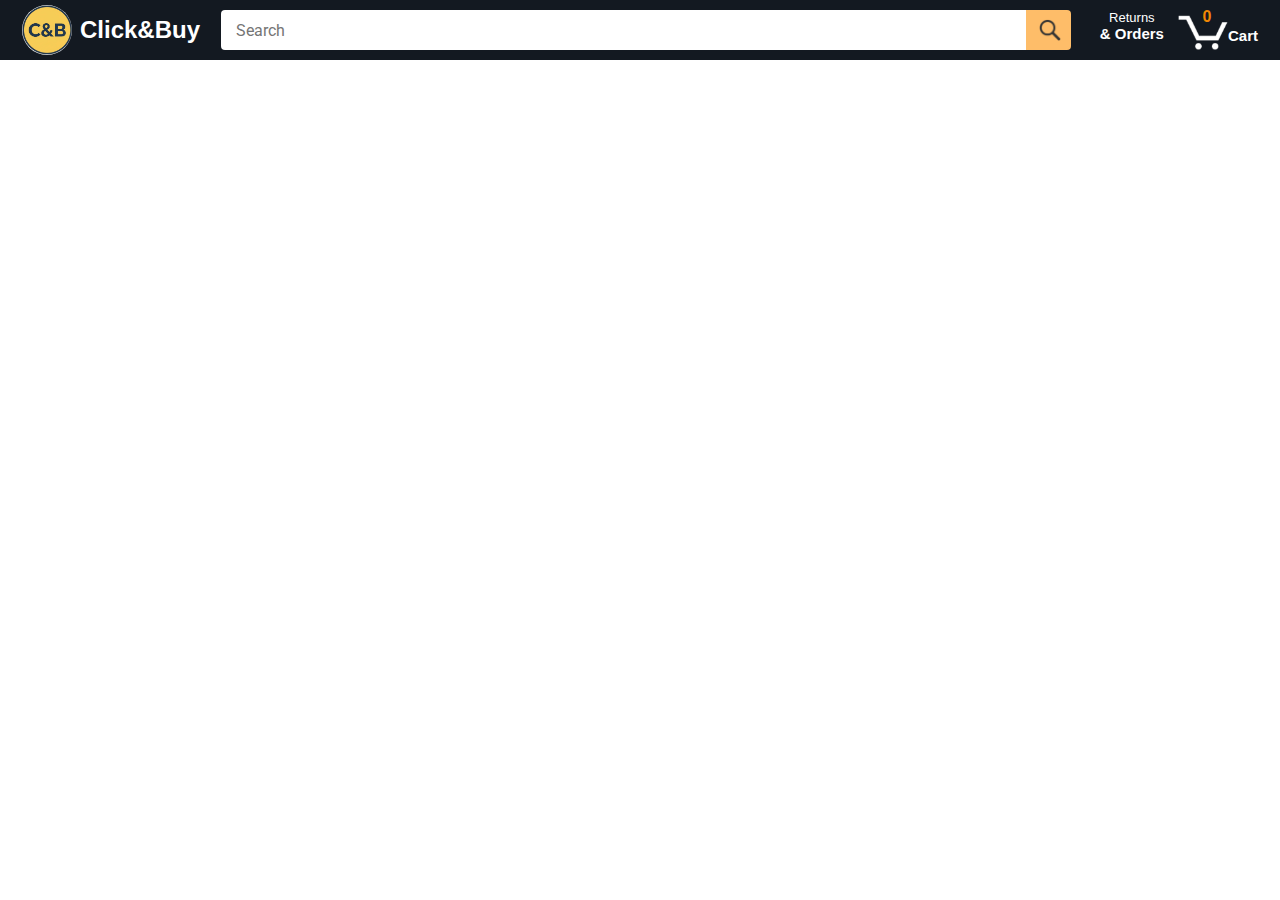
<file: index.html>
<!DOCTYPE html>
<html>
  <head>
    <title>ClickAndBuy Project</title>

    <!-- This code is needed for responsive design to work.
      (Responsive design = make the website look good on
      smaller screen sizes like a phone or a tablet). -->
    <meta name="viewport" content="width=device-width, initial-scale=1">

    <!-- Load a font called Roboto from Google Fonts. -->
    <link rel="preconnect" href="https://fonts.googleapis.com">
    <link rel="preconnect" href="https://fonts.gstatic.com" crossorigin>
    <link href="https://fonts.googleapis.com/css2?family=Roboto:wght@400;500;700&display=swap" rel="stylesheet">

    <!-- Here are the CSS files for this page. -->
    <link rel="stylesheet" href="styles/shared/general.css">
    <link rel="stylesheet" href="styles/shared/cnb-header.css">
    <link rel="stylesheet" href="styles/pages/cnb.css">
  </head>
  <body>
    <div class="cnb-header">
      <div class="cnb-left-section">
        <a href="index.html" class="header-link">
          <img class="app-logo" src="images/app-logo.jpeg" alt="Click&Buy Logo">
          <span class="app-title">Click&Buy</span>
        </a>
      </div>

      <div class="cnb-header-middle-section">
        <input class="search-bar" type="text" placeholder="Search">

        <button class="search-button">
          <img class="search-icon" src="images/icons/search-icon.png">
        </button>
      </div>

      <div class="cnb-header-right-section">
        <a class="orders-link header-link" href="orders.html">
          <span class="returns-text">Returns</span>
          <span class="orders-text">& Orders</span>
        </a>

        <a class="cart-link header-link" href="checkout.html">
          <img class="cart-icon" src="images/icons/cart-icon.png">
          <div class="cart-quantity js-cart-quantity" >0</div>
          <div class="cart-text">Cart</div>
        </a>
      </div>
    </div>
    
    <div class="main">
      <div class="products-grid js-products-grid"></div>
    </div>

    <script type="module" src="scripts/cnb.js"></script>
  </body>
</html>
</file>
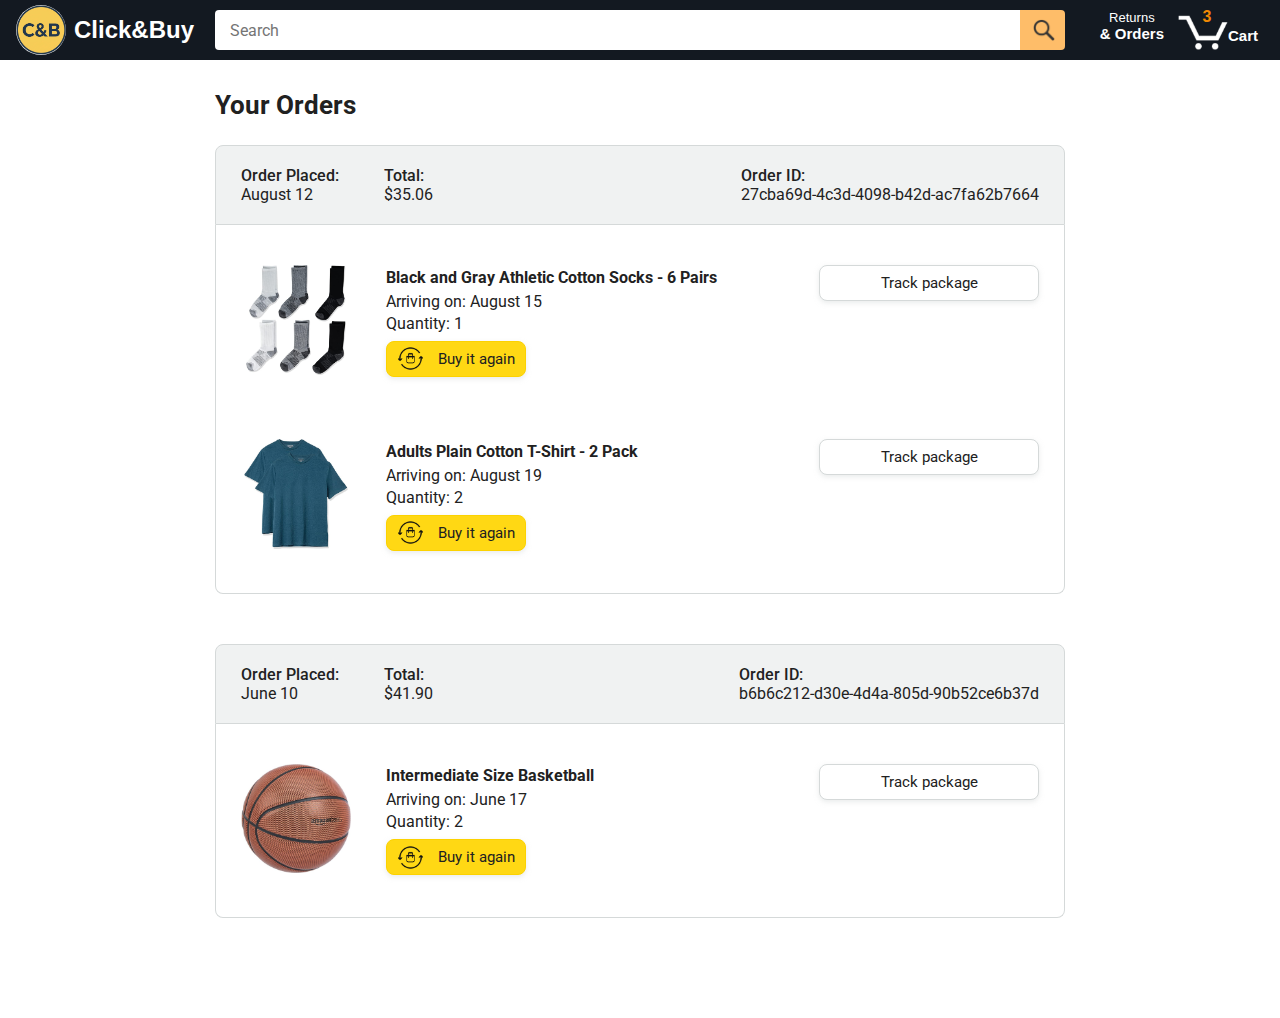
<file: orders.html>
<!DOCTYPE html>
<html>
  <head>
    <title>Orders</title>

    <!-- This code is needed for responsive design to work.
      (Responsive design = make the website look good on
      smaller screen sizes like a phone or a tablet). -->
    <meta name="viewport" content="width=device-width, initial-scale=1">

    <!-- Load a font called Roboto from Google Fonts. -->
    <link rel="preconnect" href="https://fonts.googleapis.com">
    <link rel="preconnect" href="https://fonts.gstatic.com" crossorigin>
    <link href="https://fonts.googleapis.com/css2?family=Roboto:wght@400;500;700&display=swap" rel="stylesheet">

    <!-- Here are the CSS files for this page. -->
    <link rel="stylesheet" href="styles/shared/general.css">
    <link rel="stylesheet" href="styles/shared/cnb-header.css">
    <link rel="stylesheet" href="styles/pages/orders.css">
  </head>
  <body>
    <div class="cnb-header">
      <div class="cnb-header-left-section">
        <a href="index.html" class="header-link">
         <img class="app-logo" src="images/app-logo.jpeg" alt="Click&Buy Logo">
          <span class="app-title">Click&Buy</span>
        </a>
      </div>

      <div class="cnb-header-middle-section">
        <input class="search-bar" type="text" placeholder="Search">

        <button class="search-button">
          <img class="search-icon" src="images/icons/search-icon.png">
        </button>
      </div>

      <div class="cnb-header-right-section">
        <a class="orders-link header-link" href="orders.html">
          <span class="returns-text">Returns</span>
          <span class="orders-text">& Orders</span>
        </a>

        <a class="cart-link header-link" href="checkout.html">
          <img class="cart-icon" src="images/icons/cart-icon.png">
          <div class="cart-quantity">3</div>
          <div class="cart-text">Cart</div>
        </a>
      </div>
    </div>

    <div class="main">
      <div class="page-title">Your Orders</div>

      <div class="orders-grid">
        <div class="order-container">
          
          <div class="order-header">
            <div class="order-header-left-section">
              <div class="order-date">
                <div class="order-header-label">Order Placed:</div>
                <div>August 12</div>
              </div>
              <div class="order-total">
                <div class="order-header-label">Total:</div>
                <div>$35.06</div>
              </div>
            </div>

            <div class="order-header-right-section">
              <div class="order-header-label">Order ID:</div>
              <div>27cba69d-4c3d-4098-b42d-ac7fa62b7664</div>
            </div>
          </div>

          <div class="order-details-grid">
            <div class="product-image-container">
              <img src="images/products/athletic-cotton-socks-6-pairs.jpg">
            </div>

            <div class="product-details">
              <div class="product-name">
                Black and Gray Athletic Cotton Socks - 6 Pairs
              </div>
              <div class="product-delivery-date">
                Arriving on: August 15
              </div>
              <div class="product-quantity">
                Quantity: 1
              </div>
              <button class="buy-again-button button-primary">
                <img class="buy-again-icon" src="images/icons/buy-again.png">
                <span class="buy-again-message">Buy it again</span>
              </button>
            </div>

            <div class="product-actions">
              <a href="tracking.html?orderId=123&productId=456">
                <button class="track-package-button button-secondary">
                  Track package
                </button>
              </a>
            </div>

            <div class="product-image-container">
              <img src="images/products/adults-plain-cotton-tshirt-2-pack-teal.jpg">
            </div>

            <div class="product-details">
              <div class="product-name">
                Adults Plain Cotton T-Shirt - 2 Pack
              </div>
              <div class="product-delivery-date">
                Arriving on: August 19
              </div>
              <div class="product-quantity">
                Quantity: 2
              </div>
              <button class="buy-again-button button-primary">
                <img class="buy-again-icon" src="images/icons/buy-again.png">
                <span class="buy-again-message">Buy it again</span>
              </button>
            </div>

            <div class="product-actions">
              <a href="tracking.html">
                <button class="track-package-button button-secondary">
                  Track package
                </button>
              </a>
            </div>
          </div>
        </div>

        <div class="order-container">

          <div class="order-header">
            <div class="order-header-left-section">
              <div class="order-date">
                <div class="order-header-label">Order Placed:</div>
                <div>June 10</div>
              </div>
              <div class="order-total">
                <div class="order-header-label">Total:</div>
                <div>$41.90</div>
              </div>
            </div>

            <div class="order-header-right-section">
              <div class="order-header-label">Order ID:</div>
              <div>b6b6c212-d30e-4d4a-805d-90b52ce6b37d</div>
            </div>
          </div>

          <div class="order-details-grid">
            <div class="product-image-container">
              <img src="images/products/intermediate-composite-basketball.jpg">
            </div>

            <div class="product-details">
              <div class="product-name">
                Intermediate Size Basketball
              </div>
              <div class="product-delivery-date">
                Arriving on: June 17
              </div>
              <div class="product-quantity">
                Quantity: 2
              </div>
              <button class="buy-again-button button-primary">
                <img class="buy-again-icon" src="images/icons/buy-again.png">
                <span class="buy-again-message">Buy it again</span>
              </button>
            </div>

            <div class="product-actions">
              <a href="tracking.html">
                <button class="track-package-button button-secondary">
                  Track package
                </button>
              </a>
            </div>
          </div>
        </div>
      </div>
    </div>
  </body>
</html>
</file>
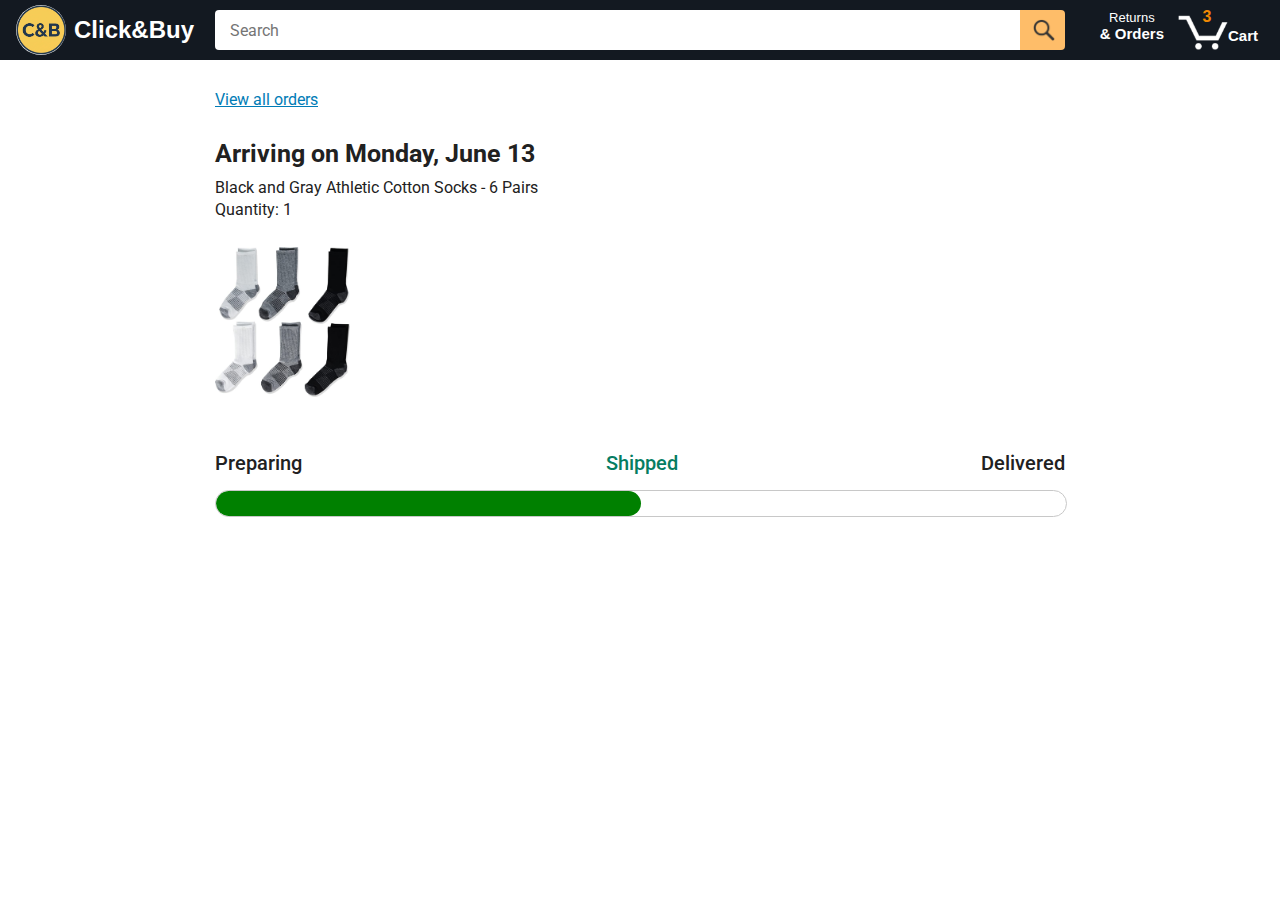
<file: tracking.html>
<!DOCTYPE html>
<html>
  <head>
    <title>Tracking</title>

    <!-- This code is needed for responsive design to work.
      (Responsive design = make the website look good on
      smaller screen sizes like a phone or a tablet). -->
    <meta name="viewport" content="width=device-width, initial-scale=1">

    <!-- Load a font called Roboto from Google Fonts. -->
    <link rel="preconnect" href="https://fonts.googleapis.com">
    <link rel="preconnect" href="https://fonts.gstatic.com" crossorigin>
    <link href="https://fonts.googleapis.com/css2?family=Roboto:wght@400;500;700&display=swap" rel="stylesheet">

    <!-- Here are the CSS files for this page. -->
    <link rel="stylesheet" href="styles/shared/general.css">
    <link rel="stylesheet" href="styles/shared/cnb-header.css">
    <link rel="stylesheet" href="styles/pages/tracking.css">
  </head>
  <body>
    <div class="cnb-header">
      <div class="cnb-header-left-section">
        <a href="index.html" class="header-link">
          <img class="app-logo" src="images/app-logo.jpeg" alt="Click&Buy Logo">
          <span class="app-title">Click&Buy</span>
        </a>
      </div>

      <div class="cnb-header-middle-section">
        <input class="search-bar" type="text" placeholder="Search">

        <button class="search-button">
          <img class="search-icon" src="images/icons/search-icon.png">
        </button>
      </div>

      <div class="cnb-header-right-section">
        <a class="orders-link header-link" href="orders.html">
          <span class="returns-text">Returns</span>
          <span class="orders-text">& Orders</span>
        </a>

        <a class="cart-link header-link" href="checkout.html">
          <img class="cart-icon" src="images/icons/cart-icon.png">
          <div class="cart-quantity">3</div>
          <div class="cart-text">Cart</div>
        </a>
      </div>
    </div>

    <div class="main">
      <div class="order-tracking">
        <a class="back-to-orders-link link-primary" href="orders.html">
          View all orders
        </a>

        <div class="delivery-date">
          Arriving on Monday, June 13
        </div>

        <div class="product-info">
          Black and Gray Athletic Cotton Socks - 6 Pairs
        </div>

        <div class="product-info">
          Quantity: 1
        </div>

        <img class="product-image" src="images/products/athletic-cotton-socks-6-pairs.jpg">

        <div class="progress-labels-container">
          <div class="progress-label">
            Preparing
          </div>
          <div class="progress-label current-status">
            Shipped
          </div>
          <div class="progress-label">
            Delivered
          </div>
        </div>

        <div class="progress-bar-container">
          <div class="progress-bar"></div>
        </div>
      </div>
    </div>

    <script>
      const url = new URL(window.location.href);
      console.log(url.searchParams.get('orderId')); 
      console.log(url.searchParams.get('productId'));
    </script>
  </body>
</html>
</file>
<file: styles/shared/general.css>
body {
  font-family: Roboto, Arial;
  color: rgb(33, 33, 33);
  /* The <body> element has a default margin of 8px
     on all sides. This removes the default margins. */
  margin: 0;
}

/* <p> elements have a default margin on the top
   and bottom. This removes the default margins. */
p {
  margin: 0;
}

button {
  cursor: pointer;
}

select {
  cursor: pointer;
}

input, select, button {
  font-family: Roboto, Arial;
}

.button-primary {
  color: rgb(33, 33, 33);
  background-color: rgb(255, 216, 20);
  border: 1px solid rgb(252, 210, 0);
  border-radius: 8px;
  cursor: pointer;
  box-shadow: 0 2px 5px rgba(213, 217, 217, 0.5);
}

.button-primary:hover {
  background-color: rgb(247, 202, 0);
  border: 1px solid rgb(242, 194, 0);
}

.button-primary:active {
  background: rgb(255, 216, 20);
  border-color: rgb(252, 210, 0);
  box-shadow: none;
}

.button-secondary {
  color: rgb(33, 33, 33);
  background: white;
  border: 1px solid rgb(213, 217, 217);
  border-radius: 8px;
  cursor: pointer;
  box-shadow: 0 2px 5px rgba(213, 217, 217, 0.5);
}

.button-secondary:hover {
  background-color: rgb(247, 250, 250);
}

.button-secondary:active {
  background-color: rgb(237, 253, 255);
  box-shadow: none;
}

/* These styles will limit text to 2 lines. Anything
   beyond 2 lines will be replaced with "..."
   You can find this code by using an A.I. tool or by
   searching in Google.
   https://css-tricks.com/almanac/properties/l/line-clamp/ */
.limit-text-to-2-lines {
  display: -webkit-box;
  -webkit-line-clamp: 2;
  -webkit-box-orient: vertical;
  overflow: hidden;
}

.link-primary {
  color: rgb(1, 124, 182);
  cursor: pointer;
}

.link-primary:hover {
  color: rgb(196, 80, 0);
}

/* Styles for dropdown selectors. */
select {
  color: rgb(33, 33, 33);
  background-color: rgb(240, 240, 240);
  border: 1px solid rgb(213, 217, 217);
  border-radius: 8px;
  padding: 3px 5px;
  font-size: 15px;
  cursor: pointer;
  box-shadow: 0 2px 5px rgba(213, 217, 217, 0.5);
}

select:focus,
input:focus {
  outline: 2px solid rgb(255, 153, 0);
}
</file>
<file: styles/shared/cnb-header.css>
/* Base Styles for the cnb-style header */
.cnb-header {
    background-color: rgb(19, 25, 33);
    color: white;
    padding-left: 15px;
    padding-right: 15px;
    display: flex;
    align-items: center;
    justify-content: space-between;
    position: fixed;
    top: 0;
    left: 0;
    right: 0;
    height: 60px;
    font-family: Arial, sans-serif;
    z-index: 1000;
}

.cnb-header-left-section {
    width: 180px;
    flex-shrink: 0;
    display: flex; /* Ensure this is a flex container */
    align-items: center; /* Center content vertically */
    justify-content: center; /* Center content horizontally within the 180px width */
}

@media (max-width: 800px) {
    .cnb-header-left-section {
        width: unset;
    }
}

/* Flex container for logo and text, responsible for perfect vertical centering */
.header-link {
    display: flex; /* FIX: Use flex to put logo and title side-by-side */
    align-items: center; /* FIX: Vertically centers the logo and title */
    height: 100%;       /* Takes full height of the parent section for centering */
    
    /* Existing styles */
    padding: 6px;
    border-radius: 2px;
    cursor: pointer;
    text-decoration: none;
    border: 1px solid rgba(0, 0, 0, 0);
}

.header-link:hover {
    border: 1px solid white;
}

/* Styles for the Logo Image */
.app-logo {
    /* Removed display: inline; */
    height: 50px; 
    width: 50px; 
    margin-right: 8px; /* Space between logo and text */
    border-radius: 50%; /* Ensures the image is circular */
    object-fit: cover;
    flex-shrink: 0; 
}

/* Styles for the 'Click&Buy' text title */
.app-title {
    /* Removed display: inline; */
    font-size: 24px;
    font-weight: 700;
    color: white;
    white-space: nowrap;
}


/* Middle Section Styles (Original structure) */
.cnb-header-middle-section {
    flex: 1;
    max-width: 850px;
    margin-left: 10px;
    margin-right: 10px;
    display: flex;
}

.search-bar {
    flex: 1;
    width: 0;
    font-size: 16px;
    height: 38px;
    padding-left: 15px;
    border: none;
    border-top-left-radius: 4px;
    border-bottom-left-radius: 4px;
    border-top-right-radius: 0;
    border-bottom-right-radius: 0;
}

.search-button {
    background-color: rgb(254, 189, 105);
    border: none;
    width: 45px;
    height: 40px;
    border-top-right-radius: 4px;
    border-bottom-right-radius: 4px;
    flex-shrink: 0;
}

.search-icon {
    height: 22px;
    margin-left: 2px;
    margin-top: 3px;
}


/* Right Section Styles (Original structure) */
.cnb-header-right-section {
    width: 180px;
    flex-shrink: 0;
    display: flex;
    justify-content: end;
}

.orders-link {
    color: white;
    text-decoration: none;
    padding: 6px;
    border-radius: 2px;
    border: 1px solid rgba(0, 0, 0, 0);
    display: flex;
    flex-direction: column; /* Align sub-texts vertically */
    justify-content: center; /* Center content vertically */
}

.orders-link:hover {
        border: 1px solid white;
}

.returns-text {
    display: block;
    font-size: 13px;
}

.orders-text {
    display: block;
    font-size: 15px;
    font-weight: 700;
}

.cart-link {
    color: white;
    display: flex;
    align-items: center;
    position: relative;
    text-decoration: none;
    padding: 6px;
    border-radius: 2px;
    border: 1px solid rgba(0, 0, 0, 0);
}

.cart-link:hover {
    border: 1px solid white;
}

.cart-icon {
    width: 50px;
    margin-top: 5px; 
}

.cart-text {
    margin-top: 12px;
    font-size: 15px;
    font-weight: 700;
}

.cart-quantity {
    color: rgb(240, 136, 4);
    font-size: 16px;
    font-weight: 700;

    position: absolute;
    top: 4px;
    left: 22px;
    
    width: 26px;
    text-align: center;
}
</file>
<file: styles/pages/cnb.css>
.main {
  margin-top: 60px;
}

.products-grid {
  display: grid;

  /* - In CSS Grid, 1fr means a column will take up the
       remaining space in the grid.
     - If we write 1fr 1fr ... 1fr; 8 times, this will
       divide the grid into 8 columns, each taking up an
       equal amount of the space.
     - repeat(8, 1fr); is a shortcut for repeating "1fr"
       8 times (instead of typing out "1fr" 8 times).
       repeat(...) is a special property that works with
       display: grid; */
  grid-template-columns: repeat(8, 1fr);
}

/* @media is used to create responsive design (making the
   website look good on any screen size). This @media
   means when the screen width is 2000px or less, we
   will divide the grid into 7 columns instead of 8. */
@media (max-width: 2000px) {
  .products-grid {
    grid-template-columns: repeat(7, 1fr);
  }
}

/* This @media means when the screen width is 1600px or
   less, we will divide the grid into 6 columns. */
@media (max-width: 1600px) {
  .products-grid {
    grid-template-columns: repeat(6, 1fr);
  }
}

@media (max-width: 1300px) {
  .products-grid {
    grid-template-columns: repeat(5, 1fr);
  }
}

@media (max-width: 1000px) {
  .products-grid {
    grid-template-columns: repeat(4, 1fr);
  }
}

@media (max-width: 800px) {
  .products-grid {
    grid-template-columns: repeat(3, 1fr);
  }
}

@media (max-width: 575px) {
  .products-grid {
    grid-template-columns: repeat(2, 1fr);
  }
}

@media (max-width: 450px) {
  .products-grid {
    grid-template-columns: 1fr;
  }
}

.product-container {
  padding-top: 40px;
  padding-bottom: 25px;
  padding-left: 25px;
  padding-right: 25px;

  border-right: 1px solid rgb(231, 231, 231);
  border-bottom: 1px solid rgb(231, 231, 231);

  display: flex;
  flex-direction: column;
}

.product-image-container {
  display: flex;
  justify-content: center;
  align-items: center;

  height: 180px;
  margin-bottom: 20px;
}

.product-image {
  /* Images will overflow their container by default. To
    prevent this, we set max-width and max-height to 100%
    so they stay inside their container. */
  max-width: 100%;
  max-height: 100%;
}

.product-name {
  height: 40px;
  margin-bottom: 5px;
}

.product-rating-container {
  display: flex;
  align-items: center;
  margin-bottom: 10px;
}

.product-rating-stars {
  width: 100px;
  margin-right: 6px;
}

.product-rating-count {
  color: rgb(1, 124, 182);
  cursor: pointer;
  margin-top: 3px;
}

.product-price {
  font-weight: 700;
  margin-bottom: 10px;
}

.product-quantity-container {
  margin-bottom: 17px;
}

.product-spacer {
  flex: 1;
}

.added-to-cart {
  color: rgb(6, 125, 98);
  font-size: 16px;

  display: flex;
  align-items: center;
  margin-bottom: 8px;

  /* At first, the "Added to cart" message will
     be invisible. Use JavaScript to change the
     opacity and make it visible. */
  opacity: 0;
}

.added-to-cart img {
  height: 20px;
  margin-right: 5px;
}

.add-to-cart-button {
  width: 100%;
  padding: 8px;
  border-radius: 50px;
}
</file>
<file: styles/pages/orders.css>
.main {
  max-width: 850px;
  margin-top: 90px;
  margin-bottom: 100px;
  padding-left: 20px;
  padding-right: 20px;

  /* margin-left: auto;
     margin-right auto;
     Is a trick for centering an element horizontally
     without needing a container. */
  margin-left: auto;
  margin-right: auto;
}

.page-title {
  font-weight: 700;
  font-size: 26px;
  margin-bottom: 25px;
}

.orders-grid {
  display: grid;
  grid-template-columns: 1fr;
  row-gap: 50px;
}

.order-header {
  background-color: rgb(240, 242, 242);
  border: 1px solid rgb(213, 217, 217);

  display: flex;
  align-items: center;
  justify-content: space-between;

  padding: 20px 25px;
  border-top-left-radius: 8px;
  border-top-right-radius: 8px;
}

.order-header-left-section {
  display: flex;
  flex-shrink: 0;
}

.order-header-label {
  font-weight: 500;
}

.order-date,
.order-total {
  margin-right: 45px;
}

.order-header-right-section {
  flex-shrink: 1;
}

@media (max-width: 575px) {
  .order-header {
    flex-direction: column;
    align-items: start;
    line-height: 23px;
    padding: 15px;
  }

  .order-header-left-section {
    flex-direction: column;
  }

  .order-header-label {
    margin-right: 5px;
  }

  .order-date,
  .order-total {
    display: grid;
    grid-template-columns: auto 1fr;
    margin-right: 0;
  }

  .order-header-right-section {
    display: grid;
    grid-template-columns: auto 1fr;
  }
}

.order-details-grid {
  padding: 40px 25px;
  border: 1px solid rgb(213, 217, 217);
  border-top: none;
  border-bottom-left-radius: 8px;
  border-bottom-right-radius: 8px;

  display: grid;
  grid-template-columns: 110px 1fr 220px;
  column-gap: 35px;
  row-gap: 60px;
  align-items: center;
}

@media (max-width: 800px) {
  .order-details-grid {
    grid-template-columns: 110px 1fr;
    row-gap: 0;
    padding-bottom: 8px;
  }
}

@media (max-width: 450px) {
  .order-details-grid {
    grid-template-columns: 1fr;
  }
}

.product-image-container {
  text-align: center;
}

.product-image-container img {
  max-width: 110px;
  max-height: 110px;
}

.product-name {
  font-weight: 700;
  margin-bottom: 5px;
}

.product-delivery-date {
  margin-bottom: 3px;
}

.product-quantity {
  margin-bottom: 8px;
}

.buy-again-button {
  font-size: 15px;
  width: 140px;
  height: 36px;
  border-radius: 8px;

  display: flex;
  align-items: center;
  justify-content: center;
}

.buy-again-icon {
  width: 25px;
  margin-right: 15px;
}

.product-actions {
  align-self: start;
}

.track-package-button {
  width: 100%;
  font-size: 15px;
  padding: 8px;
}

@media (max-width: 800px) {
  .buy-again-button {
    margin-bottom: 10px;
  }

  .product-actions {
    /* grid-column: 2 means this element will be placed
       in column 2 in the grid. (Normally, the column that
       an element is placed in is determined by the order
       of the elements in the HTML. grid-column overrides
       this default ordering). */
    grid-column: 2;
    margin-bottom: 30px;
  }

  .track-package-button {
    width: 140px;
  }
}

@media (max-width: 450px) {
  .product-image-container {
    text-align: center;
    margin-bottom: 25px;
  }

  .product-image-container img {
    max-width: 150px;
    max-height: 150px;
  }

  .product-name {
    margin-bottom: 10px;
  }

  .product-quantity {
    margin-bottom: 15px;
  }

  .buy-again-button {
    width: 100%;
    margin-bottom: 15px;
  }

  .product-actions {
    /* grid-column: auto; undos grid-column: 2; from above.
       This element will now be placed in its normal column
       in the grid. */
    grid-column: auto;
    margin-bottom: 70px;
  }

  .track-package-button {
    width: 100%;
    padding: 12px;
  }
}
</file>
<file: styles/pages/tracking.css>
.main {
  max-width: 850px;
  margin-top: 90px;
  margin-bottom: 100px;
  padding-left: 30px;
  padding-right: 30px;

  /* margin-left: auto;
     margin-right auto;
     Is a trick for centering an element horizontally
     without needing a container. */
  margin-left: auto;
  margin-right: auto;
}

.back-to-orders-link {
  display: inline-block;
  margin-bottom: 30px;
}

.delivery-date {
  font-size: 25px;
  font-weight: 700;
  margin-bottom: 10px;
}

.product-info {
  margin-bottom: 3px;
}

.product-image {
  max-width: 150px;
  max-height: 150px;
  margin-top: 25px;
  margin-bottom: 50px;
}

.progress-labels-container {
  display: flex;
  justify-content: space-between;
  font-size: 20px;
  font-weight: 500;
  margin-bottom: 15px;
}

.current-status {
  color: rgb(6, 125, 98);
}

@media (max-width: 575px) {
  .progress-labels-container {
    font-size: 16px;
  }
}

@media (max-width: 450px) {
  .progress-labels-container {
    flex-direction: column;
    margin-bottom: 5px;
  }

  .progress-label {
    margin-bottom: 3px;
  }
}

.progress-bar-container {
  height: 25px;
  width: 100%;

  border: 1px solid rgb(200, 200, 200);
  border-radius: 50px;
  overflow: hidden;
}

.progress-bar {
  height: 100%;
  background-color: green;
  border-radius: 50px;
  width: 50%;
}
</file>
